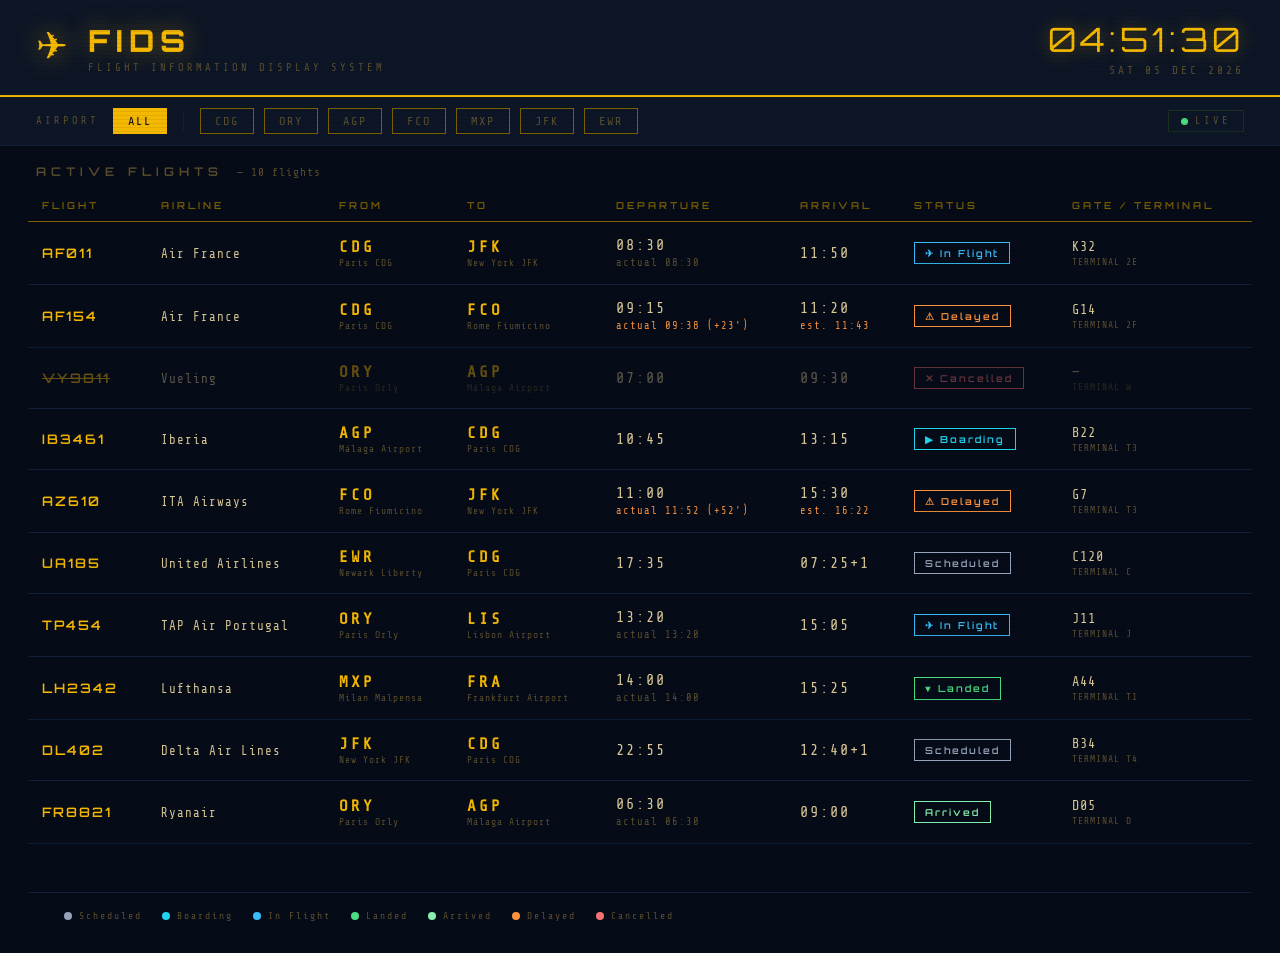
<file: web/index.html>
<!DOCTYPE html>
<html lang="en">
<head>
    <meta charset="UTF-8">
    <meta name="viewport" content="width=device-width, initial-scale=1.0">
    <title>FIDS — Flight Information Display</title>
    <link rel="preconnect" href="https://fonts.googleapis.com">
    <link href="https://fonts.googleapis.com/css2?family=Share+Tech+Mono&family=Orbitron:wght@400;600;800&display=swap" rel="stylesheet">
    <style>
        :root {
            --bg:            #060b18;
            --bg-panel:      #0d1626;
            --bg-row-hover:  #111c35;
            --amber:         #f5b800;
            --amber-dim:     #7a5f00;
            --text:          #d9c896;
            --text-dim:      #5a4e2e;
            --border:        #111f3a;

            --s-scheduled: #94a3b8;
            --s-boarding:  #22d3ee;
            --s-departed:  #60a5fa;
            --s-in_flight: #38bdf8;
            --s-landed:    #4ade80;
            --s-arrived:   #86efac;
            --s-delayed:   #fb923c;
            --s-cancelled: #f87171;
        }

        *, *::before, *::after { box-sizing: border-box; margin: 0; padding: 0; }

        body {
            background: var(--bg);
            color: var(--amber);
            font-family: 'Share Tech Mono', 'Courier New', monospace;
            min-height: 100vh;
            overflow-x: hidden;
        }

        /* CRT scanline overlay */
        body::after {
            content: '';
            position: fixed;
            inset: 0;
            background: repeating-linear-gradient(
                to bottom,
                transparent 0px,
                transparent 3px,
                rgba(0, 0, 0, 0.07) 3px,
                rgba(0, 0, 0, 0.07) 4px
            );
            pointer-events: none;
            z-index: 9999;
        }

        /* ─── Header ─────────────────────────────────────── */
        header {
            background: var(--bg-panel);
            border-bottom: 2px solid var(--amber);
            padding: 18px 36px;
            display: flex;
            align-items: center;
            justify-content: space-between;
            gap: 24px;
        }

        .logo-block { display: flex; align-items: center; gap: 20px; }

        .plane-icon {
            font-size: 2.4rem;
            line-height: 1;
            filter: drop-shadow(0 0 12px rgba(245,184,0,0.6));
        }

        .logo-text {
            font-family: 'Orbitron', monospace;
            font-weight: 800;
            font-size: 1.9rem;
            letter-spacing: 6px;
            color: var(--amber);
            text-shadow: 0 0 24px rgba(245,184,0,0.45);
        }

        .logo-sub {
            font-size: 0.65rem;
            color: var(--text-dim);
            letter-spacing: 3px;
            text-transform: uppercase;
            margin-top: 3px;
        }

        .clock-block { text-align: right; }

        .clock {
            font-family: 'Orbitron', monospace;
            font-size: 2.1rem;
            font-weight: 400;
            color: var(--amber);
            letter-spacing: 4px;
            text-shadow: 0 0 18px rgba(245,184,0,0.4);
        }

        .date-line {
            font-size: 0.7rem;
            color: var(--text-dim);
            letter-spacing: 3px;
            margin-top: 4px;
        }

        /* ─── Control bar ─────────────────────────────────── */
        .controls {
            background: var(--bg-panel);
            border-bottom: 1px solid var(--border);
            padding: 11px 36px;
            display: flex;
            align-items: center;
            gap: 10px;
            flex-wrap: wrap;
        }

        .ctrl-label {
            font-size: 0.65rem;
            color: var(--text-dim);
            letter-spacing: 3px;
            text-transform: uppercase;
            margin-right: 4px;
            flex-shrink: 0;
        }

        .sep { width: 1px; height: 20px; background: var(--border); margin: 0 6px; flex-shrink: 0; }

        .filter-btn {
            background: transparent;
            border: 1px solid var(--amber-dim);
            color: var(--text-dim);
            font-family: 'Share Tech Mono', monospace;
            font-size: 0.75rem;
            padding: 5px 14px;
            letter-spacing: 2px;
            cursor: pointer;
            transition: all 0.12s;
            text-transform: uppercase;
        }

        .filter-btn:hover {
            border-color: var(--amber);
            color: var(--amber);
            background: rgba(245,184,0,0.05);
        }

        .filter-btn.active {
            background: var(--amber);
            border-color: var(--amber);
            color: var(--bg);
        }

        .spacer { flex: 1 1 auto; }

        .live-pill {
            display: flex;
            align-items: center;
            gap: 7px;
            font-size: 0.65rem;
            color: var(--text-dim);
            letter-spacing: 3px;
            border: 1px solid #1a3020;
            padding: 4px 12px;
        }

        .live-dot {
            width: 7px;
            height: 7px;
            border-radius: 50%;
            background: #4ade80;
            animation: pulse-dot 2s ease-in-out infinite;
            flex-shrink: 0;
        }

        @keyframes pulse-dot {
            0%, 100% { opacity: 1; box-shadow: 0 0 6px #4ade80; }
            50%       { opacity: 0.25; box-shadow: none; }
        }

        /* ─── Board header ────────────────────────────────── */
        .board-meta {
            padding: 18px 36px 10px;
            display: flex;
            align-items: baseline;
            gap: 14px;
        }

        .board-title {
            font-family: 'Orbitron', monospace;
            font-size: 0.75rem;
            font-weight: 600;
            letter-spacing: 5px;
            color: var(--text-dim);
            text-transform: uppercase;
        }

        .board-count {
            font-size: 0.7rem;
            color: var(--text-dim);
            letter-spacing: 1px;
        }

        /* ─── Table ───────────────────────────────────────── */
        .table-wrap {
            padding: 0 28px 48px;
            overflow-x: auto;
        }

        table {
            width: 100%;
            border-collapse: collapse;
            min-width: 820px;
        }

        thead tr {
            border-bottom: 1px solid var(--amber-dim);
        }

        th {
            font-family: 'Orbitron', monospace;
            font-size: 0.6rem;
            font-weight: 600;
            color: var(--amber-dim);
            letter-spacing: 3px;
            text-transform: uppercase;
            padding: 10px 14px;
            text-align: left;
            white-space: nowrap;
        }

        tbody tr {
            border-bottom: 1px solid var(--border);
            transition: background 0.1s;
        }

        tbody tr:hover { background: var(--bg-row-hover); }

        td {
            padding: 15px 14px;
            font-size: 0.88rem;
            letter-spacing: 1px;
            vertical-align: middle;
        }

        /* Flight code */
        .c-code {
            font-family: 'Orbitron', monospace;
            font-weight: 600;
            font-size: 0.82rem;
            letter-spacing: 2px;
            color: var(--amber);
            white-space: nowrap;
        }

        /* Airline */
        .c-airline {
            color: var(--text);
            font-size: 0.78rem;
            white-space: nowrap;
        }

        /* Airport cell */
        .iata {
            font-size: 1.0rem;
            font-weight: bold;
            letter-spacing: 3px;
            color: var(--amber);
            display: block;
        }
        .apt-name {
            font-size: 0.6rem;
            color: var(--text-dim);
            letter-spacing: 1px;
            display: block;
            margin-top: 2px;
            white-space: nowrap;
        }

        /* Time cell */
        .c-time { white-space: nowrap; }
        .time-sched {
            display: block;
            color: var(--text);
            font-size: 0.95rem;
            letter-spacing: 2px;
        }
        .time-actual {
            display: block;
            font-size: 0.65rem;
            color: var(--text-dim);
            letter-spacing: 1px;
            margin-top: 3px;
        }
        .time-actual.late { color: var(--s-delayed); }

        /* Status badge */
        .badge {
            display: inline-block;
            padding: 4px 10px;
            font-size: 0.6rem;
            letter-spacing: 2px;
            font-family: 'Orbitron', monospace;
            font-weight: 600;
            border: 1px solid currentColor;
            white-space: nowrap;
        }

        .s-scheduled { color: var(--s-scheduled); }
        .s-boarding  { color: var(--s-boarding);  animation: blink-badge 1.5s ease-in-out infinite; }
        .s-departed  { color: var(--s-departed); }
        .s-in_flight { color: var(--s-in_flight); }
        .s-landed    { color: var(--s-landed); }
        .s-arrived   { color: var(--s-arrived); }
        .s-delayed   { color: var(--s-delayed); }
        .s-cancelled { color: var(--s-cancelled); }

        @keyframes blink-badge {
            0%, 100% { opacity: 1;    box-shadow: 0 0 8px var(--s-boarding); }
            50%       { opacity: 0.4; box-shadow: none; }
        }

        /* Gate cell */
        .c-gate { white-space: nowrap; color: var(--text); font-size: 0.85rem; }
        .c-gate .term {
            display: block;
            font-size: 0.6rem;
            color: var(--text-dim);
            letter-spacing: 1px;
            margin-top: 3px;
        }

        /* Row states */
        tr.row-cancelled td { opacity: 0.4; }
        tr.row-cancelled .c-code { text-decoration: line-through; }

        /* Empty state */
        .empty {
            text-align: center;
            padding: 72px;
            color: var(--text-dim);
            font-size: 0.8rem;
            letter-spacing: 4px;
        }

        /* ─── Legend ──────────────────────────────────────── */
        .legend {
            padding: 0 36px 32px;
            display: flex;
            flex-wrap: wrap;
            gap: 10px 20px;
            border-top: 1px solid var(--border);
            padding-top: 18px;
            margin: 0 28px;
        }

        .legend-item {
            display: flex;
            align-items: center;
            gap: 7px;
            font-size: 0.6rem;
            letter-spacing: 2px;
            color: var(--text-dim);
        }

        .legend-dot {
            width: 8px;
            height: 8px;
            border-radius: 50%;
            flex-shrink: 0;
        }

        @media (max-width: 700px) {
            header { padding: 12px 16px; }
            .logo-text { font-size: 1.3rem; }
            .clock { font-size: 1.5rem; }
            .controls { padding: 10px 16px; }
            .board-meta { padding: 14px 16px 8px; }
            .table-wrap { padding: 0 0 32px; }
            .legend { margin: 0; padding: 14px 16px 24px; }
        }
    </style>
</head>
<body>

<!-- ─── Header ─────────────────────────────────────────── -->
<header>
    <div class="logo-block">
        <div class="plane-icon">✈</div>
        <div>
            <div class="logo-text">FIDS</div>
            <div class="logo-sub">Flight Information Display System</div>
        </div>
    </div>
    <div class="clock-block">
        <div class="clock" id="clock">00:00:00</div>
        <div class="date-line" id="date-line">— — —</div>
    </div>
</header>

<!-- ─── Filters ────────────────────────────────────────── -->
<div class="controls">
    <span class="ctrl-label">Airport</span>
    <button class="filter-btn active" data-f="ALL">ALL</button>
    <div class="sep"></div>
    <button class="filter-btn" data-f="CDG">CDG</button>
    <button class="filter-btn" data-f="ORY">ORY</button>
    <button class="filter-btn" data-f="AGP">AGP</button>
    <button class="filter-btn" data-f="FCO">FCO</button>
    <button class="filter-btn" data-f="MXP">MXP</button>
    <button class="filter-btn" data-f="JFK">JFK</button>
    <button class="filter-btn" data-f="EWR">EWR</button>
    <div class="spacer"></div>
    <div class="live-pill">
        <div class="live-dot"></div>
        LIVE
    </div>
</div>

<!-- ─── Board ──────────────────────────────────────────── -->
<div class="board-meta">
    <span class="board-title">Active Flights</span>
    <span class="board-count" id="board-count"></span>
</div>

<div class="table-wrap">
    <table>
        <thead>
            <tr>
                <th>Flight</th>
                <th>Airline</th>
                <th>From</th>
                <th>To</th>
                <th>Departure</th>
                <th>Arrival</th>
                <th>Status</th>
                <th>Gate / Terminal</th>
            </tr>
        </thead>
        <tbody id="tbody"></tbody>
    </table>
</div>

<!-- ─── Legend ─────────────────────────────────────────── -->
<div class="legend">
    <div class="legend-item"><div class="legend-dot" style="background:var(--s-scheduled)"></div> Scheduled</div>
    <div class="legend-item"><div class="legend-dot" style="background:var(--s-boarding)"></div> Boarding</div>
    <div class="legend-item"><div class="legend-dot" style="background:var(--s-in_flight)"></div> In Flight</div>
    <div class="legend-item"><div class="legend-dot" style="background:var(--s-landed)"></div> Landed</div>
    <div class="legend-item"><div class="legend-dot" style="background:var(--s-arrived)"></div> Arrived</div>
    <div class="legend-item"><div class="legend-dot" style="background:var(--s-delayed)"></div> Delayed</div>
    <div class="legend-item"><div class="legend-dot" style="background:var(--s-cancelled)"></div> Cancelled</div>
</div>

<script>
const FLIGHTS = [
    {
        code: 'AF011', airline: 'Air France', aircraft: 'Airbus A380-800',
        from: { iata: 'CDG', name: 'Paris CDG' },
        to:   { iata: 'JFK', name: 'New York JFK' },
        depSched: '08:30', depActual: '08:30',
        arrSched: '11:50', arrEst: '11:50',
        status: 'in_flight', delay: 0, gate: 'K32', terminal: '2E',
    },
    {
        code: 'AF154', airline: 'Air France', aircraft: 'Boeing 777-200ER',
        from: { iata: 'CDG', name: 'Paris CDG' },
        to:   { iata: 'FCO', name: 'Rome Fiumicino' },
        depSched: '09:15', depActual: '09:38',
        arrSched: '11:20', arrEst: '11:43',
        status: 'delayed', delay: 23, gate: 'G14', terminal: '2F',
    },
    {
        code: 'VY9811', airline: 'Vueling', aircraft: 'Airbus A320neo',
        from: { iata: 'ORY', name: 'Paris Orly' },
        to:   { iata: 'AGP', name: 'Málaga Airport' },
        depSched: '07:00', depActual: null,
        arrSched: '09:30', arrEst: null,
        status: 'cancelled', delay: 0, gate: null, terminal: 'W',
    },
    {
        code: 'IB3461', airline: 'Iberia', aircraft: 'Airbus A321',
        from: { iata: 'AGP', name: 'Málaga Airport' },
        to:   { iata: 'CDG', name: 'Paris CDG' },
        depSched: '10:45', depActual: null,
        arrSched: '13:15', arrEst: null,
        status: 'boarding', delay: 0, gate: 'B22', terminal: 'T3',
    },
    {
        code: 'AZ610', airline: 'ITA Airways', aircraft: 'Airbus A330-200',
        from: { iata: 'FCO', name: 'Rome Fiumicino' },
        to:   { iata: 'JFK', name: 'New York JFK' },
        depSched: '11:00', depActual: '11:52',
        arrSched: '15:30', arrEst: '16:22',
        status: 'delayed', delay: 52, gate: 'G7', terminal: 'T3',
    },
    {
        code: 'UA185', airline: 'United Airlines', aircraft: 'Boeing 767-400ER',
        from: { iata: 'EWR', name: 'Newark Liberty' },
        to:   { iata: 'CDG', name: 'Paris CDG' },
        depSched: '17:35', depActual: null,
        arrSched: '07:25+1', arrEst: null,
        status: 'scheduled', delay: 0, gate: 'C120', terminal: 'C',
    },
    {
        code: 'TP454', airline: 'TAP Air Portugal', aircraft: 'Airbus A321LR',
        from: { iata: 'ORY', name: 'Paris Orly' },
        to:   { iata: 'LIS', name: 'Lisbon Airport' },
        depSched: '13:20', depActual: '13:20',
        arrSched: '15:05', arrEst: '15:05',
        status: 'in_flight', delay: 0, gate: 'J11', terminal: 'J',
    },
    {
        code: 'LH2342', airline: 'Lufthansa', aircraft: 'Airbus A319',
        from: { iata: 'MXP', name: 'Milan Malpensa' },
        to:   { iata: 'FRA', name: 'Frankfurt Airport' },
        depSched: '14:00', depActual: '14:00',
        arrSched: '15:25', arrEst: '15:25',
        status: 'landed', delay: 0, gate: 'A44', terminal: 'T1',
    },
    {
        code: 'DL402', airline: 'Delta Air Lines', aircraft: 'Airbus A350-900',
        from: { iata: 'JFK', name: 'New York JFK' },
        to:   { iata: 'CDG', name: 'Paris CDG' },
        depSched: '22:55', depActual: null,
        arrSched: '12:40+1', arrEst: null,
        status: 'scheduled', delay: 0, gate: 'B34', terminal: 'T4',
    },
    {
        code: 'FR8821', airline: 'Ryanair', aircraft: 'Boeing 737-800',
        from: { iata: 'ORY', name: 'Paris Orly' },
        to:   { iata: 'AGP', name: 'Málaga Airport' },
        depSched: '06:30', depActual: '06:30',
        arrSched: '09:00', arrEst: '09:00',
        status: 'arrived', delay: 0, gate: 'D05', terminal: 'D',
    },
];

const LABELS = {
    scheduled: 'Scheduled',
    boarding:  '▶ Boarding',
    departed:  'Departed',
    in_flight: '✈ In Flight',
    landed:    '▼ Landed',
    arrived:   'Arrived',
    delayed:   '⚠ Delayed',
    cancelled: '✕ Cancelled',
};

// ─── Clock ──────────────────────────────────────────────
const DAYS   = ['SUN','MON','TUE','WED','THU','FRI','SAT'];
const MONTHS = ['JAN','FEB','MAR','APR','MAY','JUN','JUL','AUG','SEP','OCT','NOV','DEC'];

function tick() {
    const n = new Date();
    document.getElementById('clock').textContent =
        `${pad(n.getHours())}:${pad(n.getMinutes())}:${pad(n.getSeconds())}`;
    document.getElementById('date-line').textContent =
        `${DAYS[n.getDay()]} ${pad(n.getDate())} ${MONTHS[n.getMonth()]} ${n.getFullYear()}`;
}
function pad(v) { return String(v).padStart(2, '0'); }

// ─── Render ─────────────────────────────────────────────
function render(filter) {
    const list = filter === 'ALL'
        ? FLIGHTS
        : FLIGHTS.filter(f => f.from.iata === filter || f.to.iata === filter);

    document.getElementById('board-count').textContent =
        `— ${list.length} flight${list.length !== 1 ? 's' : ''}`;

    if (!list.length) {
        document.getElementById('tbody').innerHTML =
            `<tr><td colspan="8"><div class="empty">NO FLIGHTS FOR THIS AIRPORT</div></td></tr>`;
        return;
    }

    document.getElementById('tbody').innerHTML = list.map(f => {
        const isLate = f.delay > 0;
        const isCx   = f.status === 'cancelled';

        const depActual = f.depActual
            ? `<span class="time-actual ${isLate ? 'late' : ''}">actual ${f.depActual}${isLate ? ` (+${f.delay}')` : ''}</span>`
            : '';

        const arrEst = f.arrEst && f.arrEst !== f.arrSched
            ? `<span class="time-actual late">est. ${f.arrEst}</span>`
            : '';

        const gateHtml = f.gate
            ? `${f.gate}<span class="term">TERMINAL ${f.terminal}</span>`
            : `—<span class="term">TERMINAL ${f.terminal}</span>`;

        return `<tr class="${isCx ? 'row-cancelled' : ''}">
            <td><span class="c-code">${f.code}</span></td>
            <td><span class="c-airline">${f.airline}</span></td>
            <td>
                <span class="iata">${f.from.iata}</span>
                <span class="apt-name">${f.from.name}</span>
            </td>
            <td>
                <span class="iata">${f.to.iata}</span>
                <span class="apt-name">${f.to.name}</span>
            </td>
            <td class="c-time">
                <span class="time-sched">${f.depSched}</span>
                ${depActual}
            </td>
            <td class="c-time">
                <span class="time-sched">${f.arrSched}</span>
                ${arrEst}
            </td>
            <td><span class="badge s-${f.status}">${LABELS[f.status] || f.status}</span></td>
            <td class="c-gate">${gateHtml}</td>
        </tr>`;
    }).join('');
}

// ─── Filter buttons ──────────────────────────────────────
let active = 'ALL';
document.querySelectorAll('.filter-btn').forEach(btn => {
    btn.addEventListener('click', () => {
        document.querySelectorAll('.filter-btn').forEach(b => b.classList.remove('active'));
        btn.classList.add('active');
        active = btn.dataset.f;
        render(active);
    });
});

// ─── Init ────────────────────────────────────────────────
tick();
setInterval(tick, 1000);
render('ALL');
</script>
</body>
</html>
</file>
